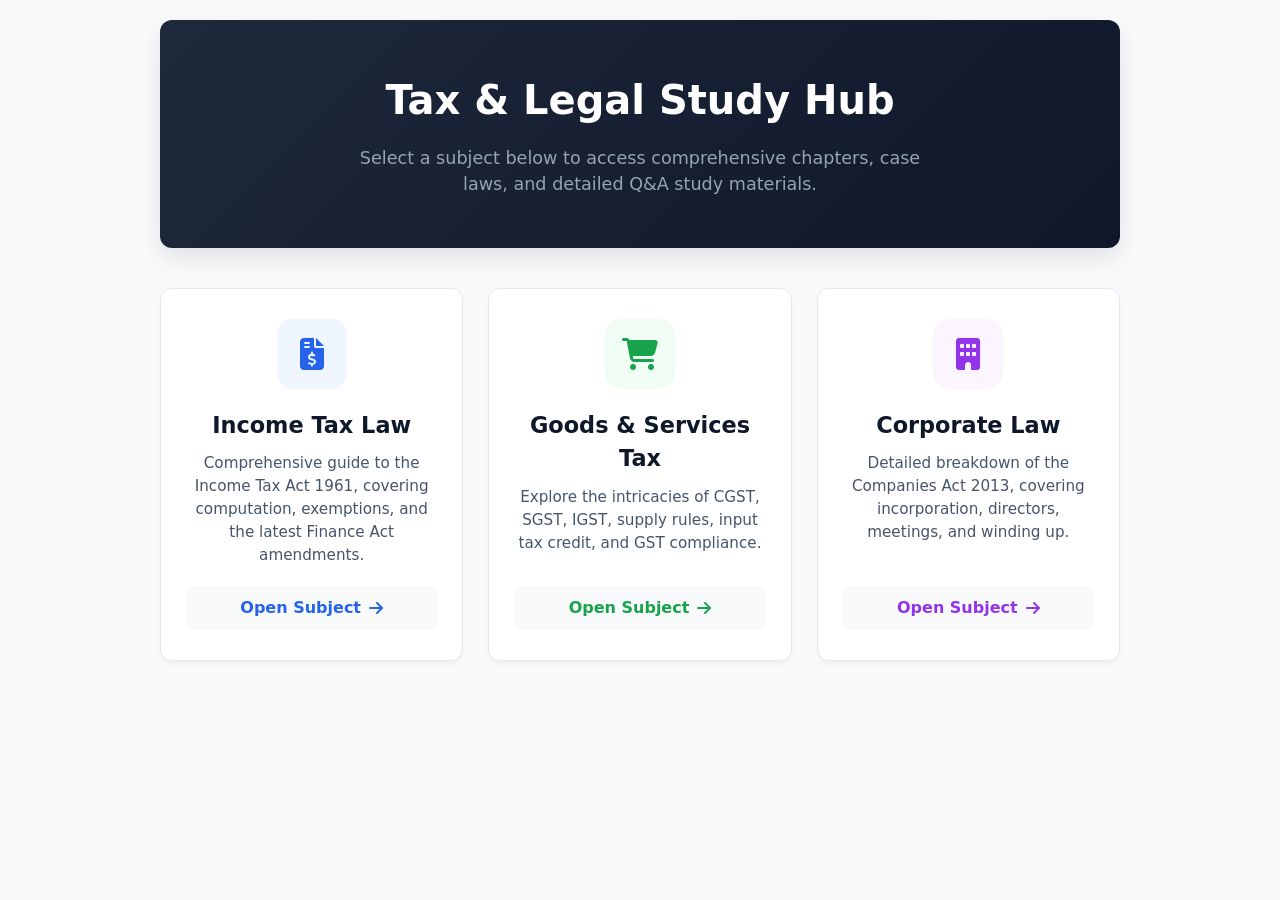
<file: index.html>
<!DOCTYPE html>
<html lang="en">

<head>
    <meta charset="UTF-8">
    <meta name="viewport" content="width=device-width, initial-scale=1.0">
    <title>Master Study Portal</title>
    <link rel="stylesheet" href="https://cdnjs.cloudflare.com/ajax/libs/font-awesome/6.4.0/css/all.min.css">
    <style>
        :root {
            --bg-color: #f8fafc;
            --text-dark: #0f172a;
            --text-light: #475569;
            --border: #e2e8f0;
            --card-bg: #ffffff;
        }

        * {
            box-sizing: border-box;
            margin: 0;
            padding: 0;
            font-family: 'Inter', system-ui, sans-serif;
            -webkit-tap-highlight-color: transparent;
        }

        body {
            background-color: var(--bg-color);
            color: var(--text-dark);
            line-height: 1.5;
        }

        .app-container {
            max-width: 1000px;
            margin: 0 auto;
            padding: 20px;
        }

        /* Master Header Section */
        .master-header {
            text-align: center;
            padding: 50px 20px;
            background: linear-gradient(135deg, #1e293b, #0f172a);
            color: white;
            border-radius: 12px;
            box-shadow: 0 10px 25px rgba(0, 0, 0, 0.1);
            margin-bottom: 40px;
        }

        .master-header h1 {
            font-size: 2.5rem;
            margin-bottom: 15px;
            font-weight: 700;
        }

        .master-header p {
            color: #94a3b8;
            font-size: 1.1rem;
            max-width: 600px;
            margin: 0 auto;
        }

        /* Grid Layout for Subjects */
        .subject-grid {
            display: grid;
            grid-template-columns: repeat(auto-fill, minmax(300px, 1fr));
            gap: 25px;
        }

        /* Subject Cards */
        .subject-card {
            background: var(--card-bg);
            border: 1px solid var(--border);
            border-radius: 12px;
            padding: 30px 25px;
            cursor: pointer;
            transition: all 0.3s ease;
            display: flex;
            flex-direction: column;
            align-items: center;
            text-align: center;
            box-shadow: 0 4px 6px -1px rgba(0, 0, 0, 0.05);
            text-decoration: none;
            color: inherit;
        }

        .subject-card:hover {
            transform: translateY(-5px);
            box-shadow: 0 20px 25px -5px rgba(0, 0, 0, 0.1), 0 10px 10px -5px rgba(0, 0, 0, 0.04);
        }

        .icon-wrapper {
            width: 70px;
            height: 70px;
            border-radius: 16px;
            display: flex;
            align-items: center;
            justify-content: center;
            font-size: 2rem;
            margin-bottom: 20px;
            transition: transform 0.3s;
        }

        .subject-card:hover .icon-wrapper {
            transform: scale(1.1);
        }

        .subject-title {
            font-size: 1.4rem;
            font-weight: 700;
            margin-bottom: 10px;
            color: var(--text-dark);
        }

        .subject-desc {
            font-size: 0.95rem;
            color: var(--text-light);
            margin-bottom: 20px;
            flex-grow: 1;
        }

        .enter-btn {
            font-weight: 600;
            font-size: 1rem;
            display: flex;
            align-items: center;
            gap: 8px;
            padding: 10px 20px;
            border-radius: 8px;
            background: #f8fafc;
            width: 100%;
            justify-content: center;
            transition: background 0.2s;
        }

        /* Theme Colors for Specific Subjects */
        .theme-blue .icon-wrapper {
            background: #eff6ff;
            color: #2563eb;
        }

        .theme-blue .enter-btn {
            color: #2563eb;
        }

        .theme-blue:hover {
            border-color: #2563eb;
        }

        .theme-blue:hover .enter-btn {
            background: #eff6ff;
        }

        .theme-green .icon-wrapper {
            background: #f0fdf4;
            color: #16a34a;
        }

        .theme-green .enter-btn {
            color: #16a34a;
        }

        .theme-green:hover {
            border-color: #16a34a;
        }

        .theme-green:hover .enter-btn {
            background: #f0fdf4;
        }

        .theme-purple .icon-wrapper {
            background: #faf5ff;
            color: #9333ea;
        }

        .theme-purple .enter-btn {
            color: #9333ea;
        }

        .theme-purple:hover {
            border-color: #9333ea;
        }

        .theme-purple:hover .enter-btn {
            background: #faf5ff;
        }

        /* Mobile adjustments */
        @media (max-width: 600px) {
            .master-header {
                padding: 40px 15px;
            }

            .master-header h1 {
                font-size: 2rem;
            }

            .subject-grid {
                grid-template-columns: 1fr;
            }
        }
    </style>
</head>

<body>

    <div class="app-container">
        <header class="master-header">
            <h1>Tax & Legal Study Hub</h1>
            <p>Select a subject below to access comprehensive chapters, case laws, and detailed Q&A study materials.</p>
        </header>

        <main class="subject-grid">

            <a href="IncomeTax/index.html" class="subject-card theme-blue">
                <div class="icon-wrapper">
                    <i class="fas fa-file-invoice-dollar"></i>
                </div>
                <h2 class="subject-title">Income Tax Law</h2>
                <p class="subject-desc">Comprehensive guide to the Income Tax Act 1961, covering computation,
                    exemptions, and the latest Finance Act amendments.</p>
                <div class="enter-btn">
                    Open Subject <i class="fas fa-arrow-right"></i>
                </div>
            </a>

            <a href="gst_chapters.html" class="subject-card theme-green">
                <div class="icon-wrapper">
                    <i class="fas fa-shopping-cart"></i>
                </div>
                <h2 class="subject-title">Goods & Services Tax</h2>
                <p class="subject-desc">Explore the intricacies of CGST, SGST, IGST, supply rules, input tax credit, and
                    GST compliance.</p>
                <div class="enter-btn">
                    Open Subject <i class="fas fa-arrow-right"></i>
                </div>
            </a>

            <a href="corporate_law_chapters.html" class="subject-card theme-purple">
                <div class="icon-wrapper">
                    <i class="fas fa-building"></i>
                </div>
                <h2 class="subject-title">Corporate Law</h2>
                <p class="subject-desc">Detailed breakdown of the Companies Act 2013, covering incorporation, directors,
                    meetings, and winding up.</p>
                <div class="enter-btn">
                    Open Subject <i class="fas fa-arrow-right"></i>
                </div>
            </a>

        </main>
    </div>

</body>

</html>
</file>
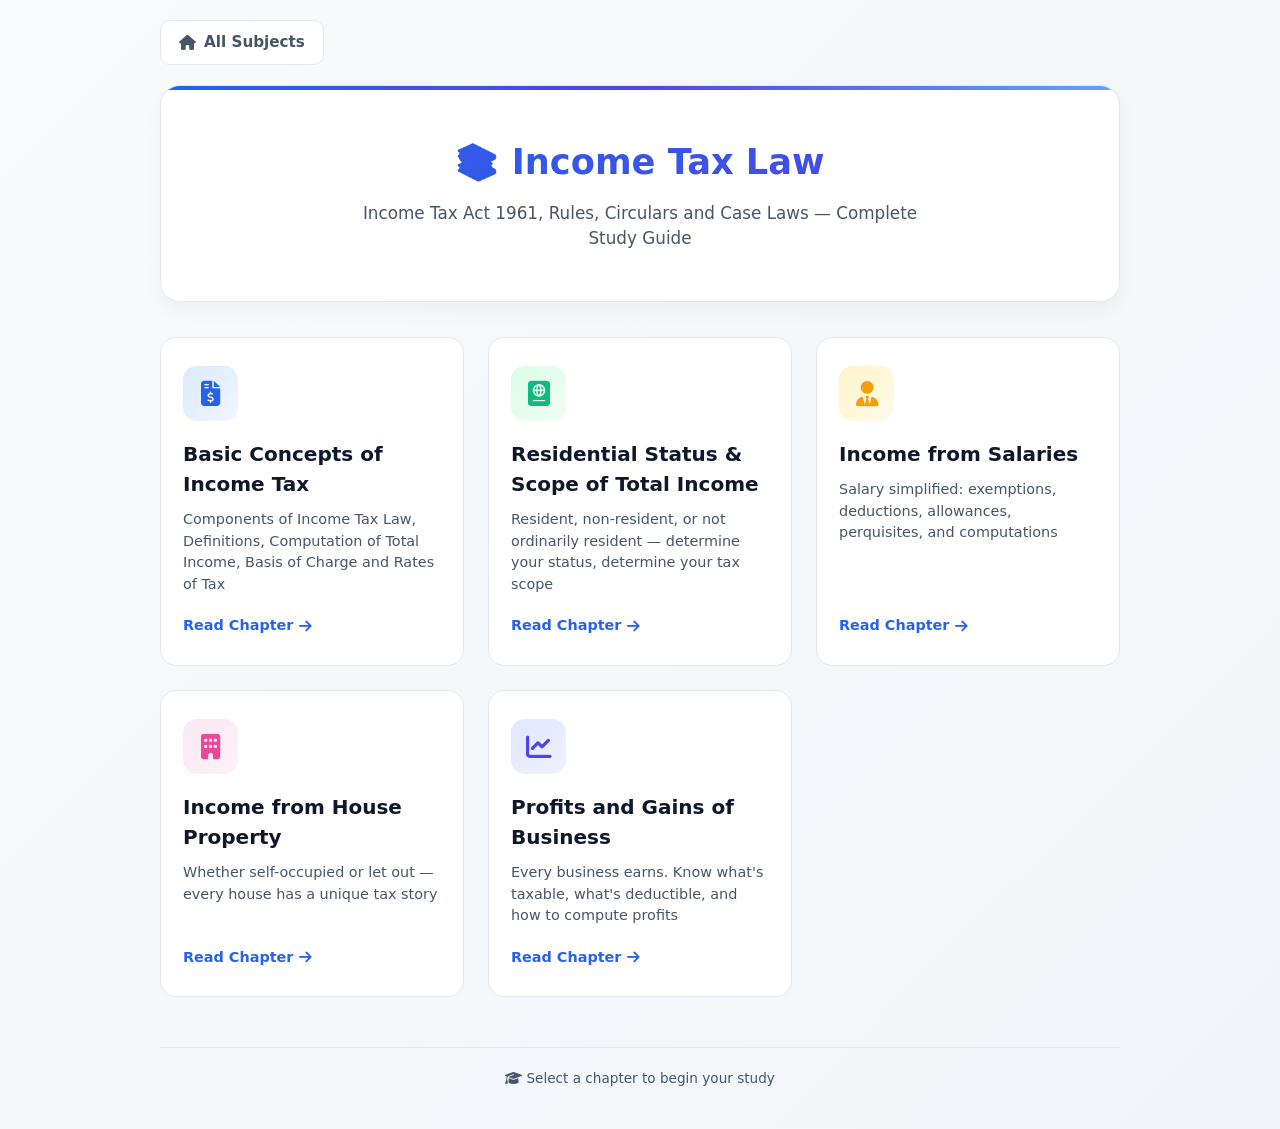
<file: IncomeTax/index.html>
<!DOCTYPE html>
<html lang="en">

<head>
    <meta charset="UTF-8">
    <meta name="viewport" content="width=device-width, initial-scale=1.0">
    <title>Income Tax Law - Chapter Explorer</title>
    <link rel="stylesheet" href="https://cdnjs.cloudflare.com/ajax/libs/font-awesome/6.4.0/css/all.min.css">
    <style>
        /* Modern, clean theme matching the accordion UI */
        :root {
            --primary: #2563eb;
            --primary-hover: #1d4ed8;
            --primary-light: #60a5fa;
            --bg-color: #f8fafc;
            --text-dark: #0f172a;
            --text-light: #475569;
            --border: #e2e8f0;
            --card-bg: #ffffff;
        }

        * {
            box-sizing: border-box;
            margin: 0;
            padding: 0;
            font-family: 'Inter', system-ui, sans-serif;
            -webkit-tap-highlight-color: transparent;
        }

        body {
            background: linear-gradient(135deg, var(--bg-color) 0%, #f1f5f9 100%);
            color: var(--text-dark);
            line-height: 1.5;
            min-height: 100vh;
        }

        .app-container {
            max-width: 1000px;
            margin: 0 auto;
            padding: 20px;
        }

        /* Master Home Button */
        .master-home-btn {
            display: inline-flex;
            align-items: center;
            gap: 8px;
            color: var(--text-light);
            text-decoration: none;
            font-weight: 600;
            font-size: 0.95rem;
            margin-bottom: 20px;
            padding: 10px 18px;
            border-radius: 10px;
            background-color: var(--card-bg);
            border: 1px solid var(--border);
            transition: all 0.25s ease;
        }

        .master-home-btn:hover {
            color: var(--primary);
            border-color: var(--primary);
            transform: translateY(-2px);
            box-shadow: 0 6px 12px rgba(37, 99, 235, 0.1);
        }

        /* Header Section */
        .app-header {
            text-align: center;
            padding: 50px 30px;
            background: var(--card-bg);
            border-radius: 20px;
            box-shadow: 0 8px 20px rgba(0, 0, 0, 0.04);
            margin-bottom: 35px;
            border: 1px solid var(--border);
            position: relative;
            overflow: hidden;
        }

        .app-header::before {
            content: '';
            position: absolute;
            top: 0;
            left: 0;
            right: 0;
            height: 4px;
            background: linear-gradient(90deg, var(--primary), #4f46e5, var(--primary-light));
        }

        .app-header h1 {
            font-size: 2.2rem;
            background: linear-gradient(135deg, var(--primary), #4f46e5);
            background-clip: text;
            -webkit-background-clip: text;
            -webkit-text-fill-color: transparent;
            margin-bottom: 12px;
        }

        .app-header p {
            color: var(--text-light);
            font-size: 1.05rem;
            max-width: 600px;
            margin: 0 auto;
        }

        /* Grid Layout for Chapters */
        .chapter-grid {
            display: grid;
            grid-template-columns: repeat(auto-fill, minmax(300px, 1fr));
            gap: 24px;
        }

        /* Chapter Cards */
        .chapter-card {
            background: var(--card-bg);
            border: 1px solid var(--border);
            border-radius: 16px;
            padding: 28px 22px;
            cursor: pointer;
            transition: all 0.3s ease;
            display: flex;
            flex-direction: column;
            align-items: flex-start;
            text-decoration: none;
            color: inherit;
            position: relative;
            overflow: hidden;
        }

        .chapter-card::before {
            content: '';
            position: absolute;
            top: 0;
            left: 0;
            right: 0;
            height: 3px;
            background: linear-gradient(90deg, var(--primary), var(--primary-light));
            opacity: 0;
            transition: opacity 0.3s ease;
        }

        .chapter-card:hover::before {
            opacity: 1;
        }

        .chapter-card:hover {
            transform: translateY(-5px);
            box-shadow: 0 15px 30px rgba(0, 0, 0, 0.1);
            border-color: var(--primary-light);
        }

        /* Unique icon colors for each chapter */
        .chapter-card:nth-child(1) .icon-wrapper { background: linear-gradient(135deg, #dbeafe, #eff6ff); color: #2563eb; }
        .chapter-card:nth-child(2) .icon-wrapper { background: linear-gradient(135deg, #dcfce7, #f0fdf4); color: #10b981; }
        .chapter-card:nth-child(3) .icon-wrapper { background: linear-gradient(135deg, #fef3c7, #fffbeb); color: #f59e0b; }
        .chapter-card:nth-child(4) .icon-wrapper { background: linear-gradient(135deg, #fce7f3, #fdf2f8); color: #ec4899; }
        .chapter-card:nth-child(5) .icon-wrapper { background: linear-gradient(135deg, #e0e7ff, #eef2ff); color: #4f46e5; }

        .icon-wrapper {
            width: 55px;
            height: 55px;
            border-radius: 14px;
            display: flex;
            align-items: center;
            justify-content: center;
            font-size: 1.6rem;
            margin-bottom: 18px;
            transition: transform 0.2s ease;
        }

        .chapter-card:hover .icon-wrapper {
            transform: scale(1.05);
        }

        .chapter-title {
            font-size: 1.25rem;
            font-weight: 700;
            margin-bottom: 10px;
            color: var(--text-dark);
        }

        .chapter-desc {
            font-size: 0.9rem;
            color: var(--text-light);
            margin-bottom: 20px;
            flex-grow: 1;
            line-height: 1.5;
        }

        .read-btn {
            color: var(--primary);
            font-weight: 600;
            font-size: 0.9rem;
            display: flex;
            align-items: center;
            gap: 6px;
            transition: gap 0.2s ease;
        }

        .chapter-card:hover .read-btn {
            gap: 10px;
        }

        .read-btn i {
            transition: transform 0.2s ease;
        }

        .chapter-card:hover .read-btn i {
            transform: translateX(4px);
        }

        /* Footer */
        .footer-note {
            text-align: center;
            margin-top: 50px;
            padding: 20px;
            color: var(--text-light);
            font-size: 0.85rem;
            border-top: 1px solid var(--border);
        }

        /* Mobile adjustments */
        @media (max-width: 640px) {
            .app-container {
                padding: 15px;
            }

            .app-header {
                padding: 35px 20px;
            }

            .app-header h1 {
                font-size: 1.6rem;
            }

            .chapter-grid {
                grid-template-columns: 1fr;
                gap: 16px;
            }

            .chapter-card {
                padding: 22px 18px;
            }
        }
    </style>
</head>

<body>

    <div class="app-container">

        <a href="../index.html" class="master-home-btn">
            <i class="fas fa-home"></i> All Subjects
        </a>

        <header class="app-header">
            <h1>📚 Income Tax Law</h1>
            <p>Income Tax Act 1961, Rules, Circulars and Case Laws — Complete Study Guide</p>
        </header>

        <main class="chapter-grid" id="chapter-grid">
        </main>

        <div class="footer-note">
            <i class="fas fa-graduation-cap"></i> Select a chapter to begin your study
        </div>
    </div>

    <script>
        // Define chapters with enhanced descriptions
        const chaptersData = [
            {
                id: '01',
                name: 'Basic Concepts of Income Tax',
                description: 'Components of Income Tax Law, Definitions, Computation of Total Income, Basis of Charge and Rates of Tax',
                icon: 'fas fa-file-invoice-dollar'
            },
            {
                id: '02',
                name: 'Residential Status & Scope of Total Income',
                description: 'Resident, non-resident, or not ordinarily resident — determine your status, determine your tax scope',
                icon: 'fas fa-passport'
            },
            {
                id: '03',
                name: 'Income from Salaries',
                description: 'Salary simplified: exemptions, deductions, allowances, perquisites, and computations',
                icon: 'fas fa-user-tie'
            },
            {
                id: '04',
                name: 'Income from House Property',
                description: 'Whether self-occupied or let out — every house has a unique tax story',
                icon: 'fas fa-building'
            },
            {
                id: '05',
                name: 'Profits and Gains of Business',
                description: 'Every business earns. Know what\'s taxable, what\'s deductible, and how to compute profits',
                icon: 'fas fa-chart-line'
            }
        ];

        // Function to render the cards
        function renderChapters() {
            const grid = document.getElementById('chapter-grid');
            let html = '';

            chaptersData.forEach(chapter => {
                html += `
                    <a href="accordion_template.html?chap=${chapter.id}" class="chapter-card">
                        <div class="icon-wrapper">
                            <i class="${chapter.icon}"></i>
                        </div>
                        <h2 class="chapter-title">${chapter.name}</h2>
                        <p class="chapter-desc">${chapter.description}</p>
                        <div class="read-btn">
                            Read Chapter <i class="fas fa-arrow-right"></i>
                        </div>
                    </a>
                `;
            });

            grid.innerHTML = html;
        }

        // Run on load
        document.addEventListener('DOMContentLoaded', renderChapters);
    </script>
</body>

</html>
</file>
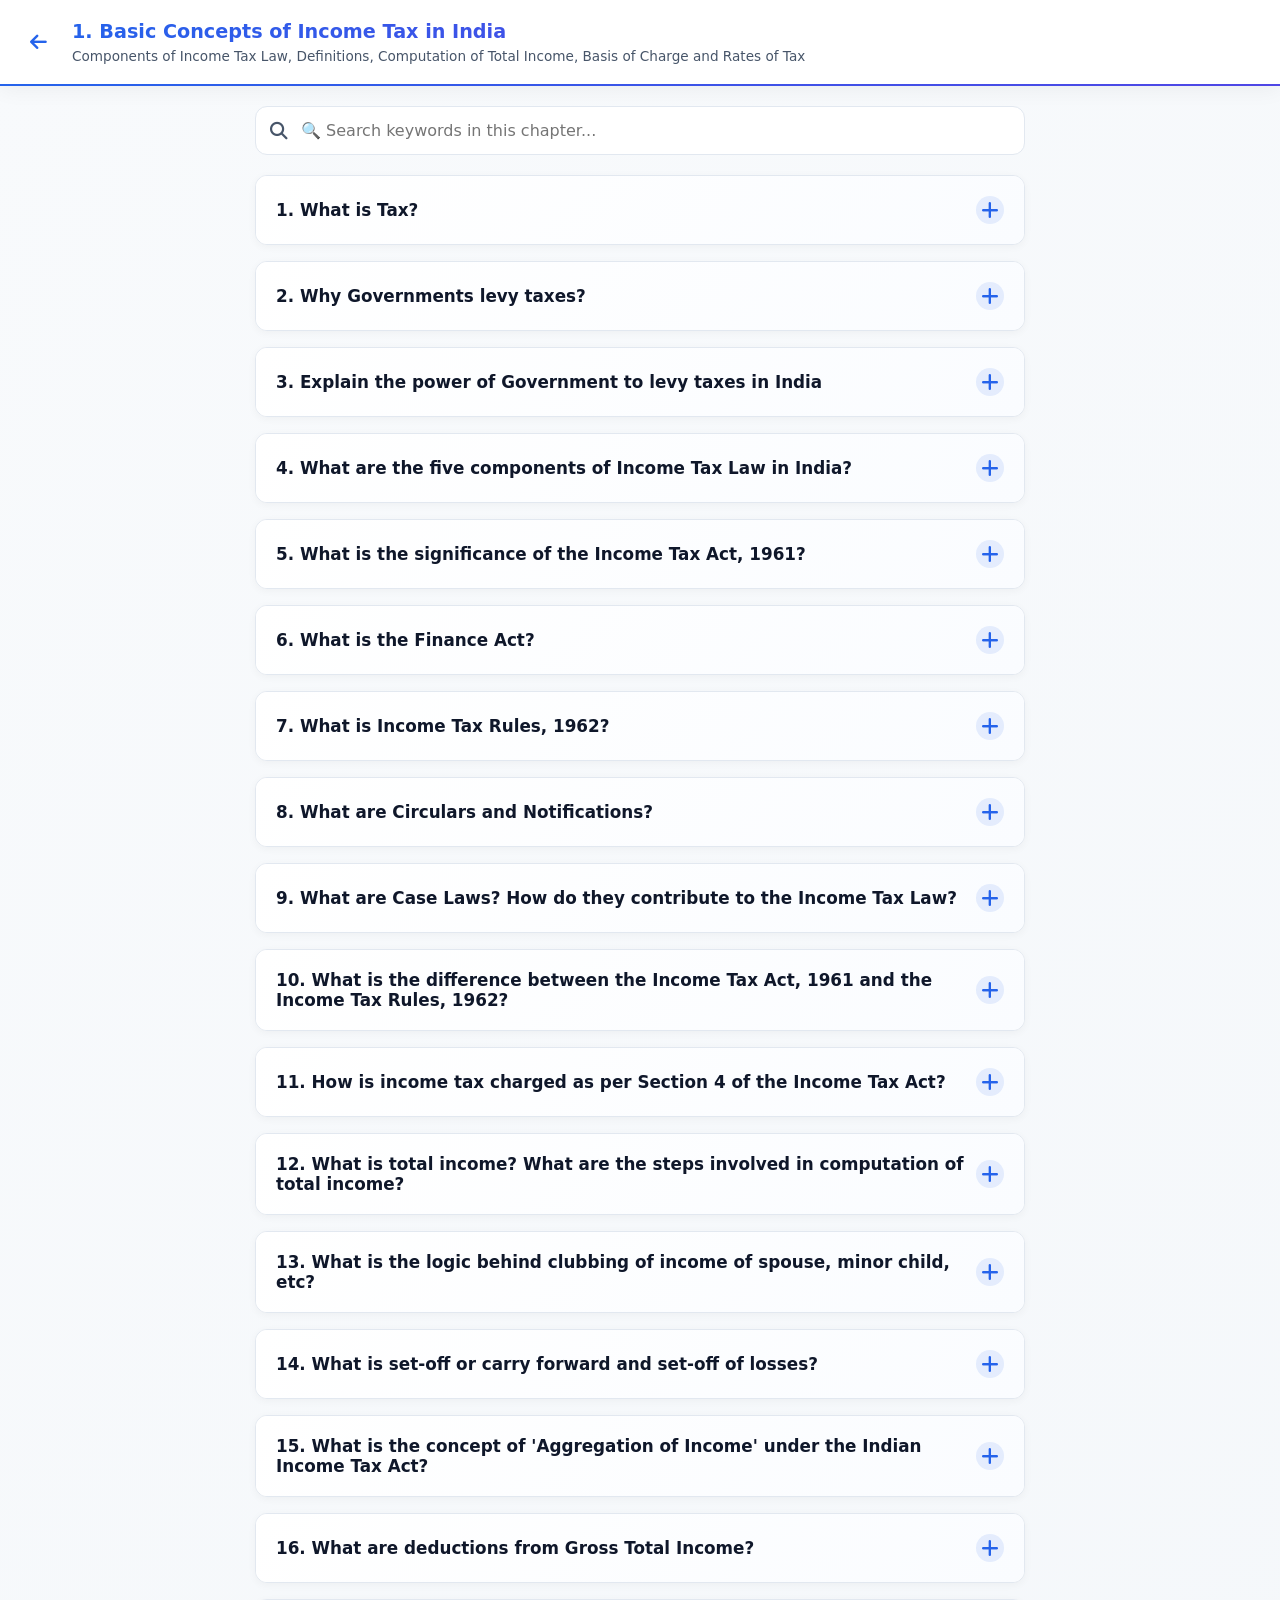
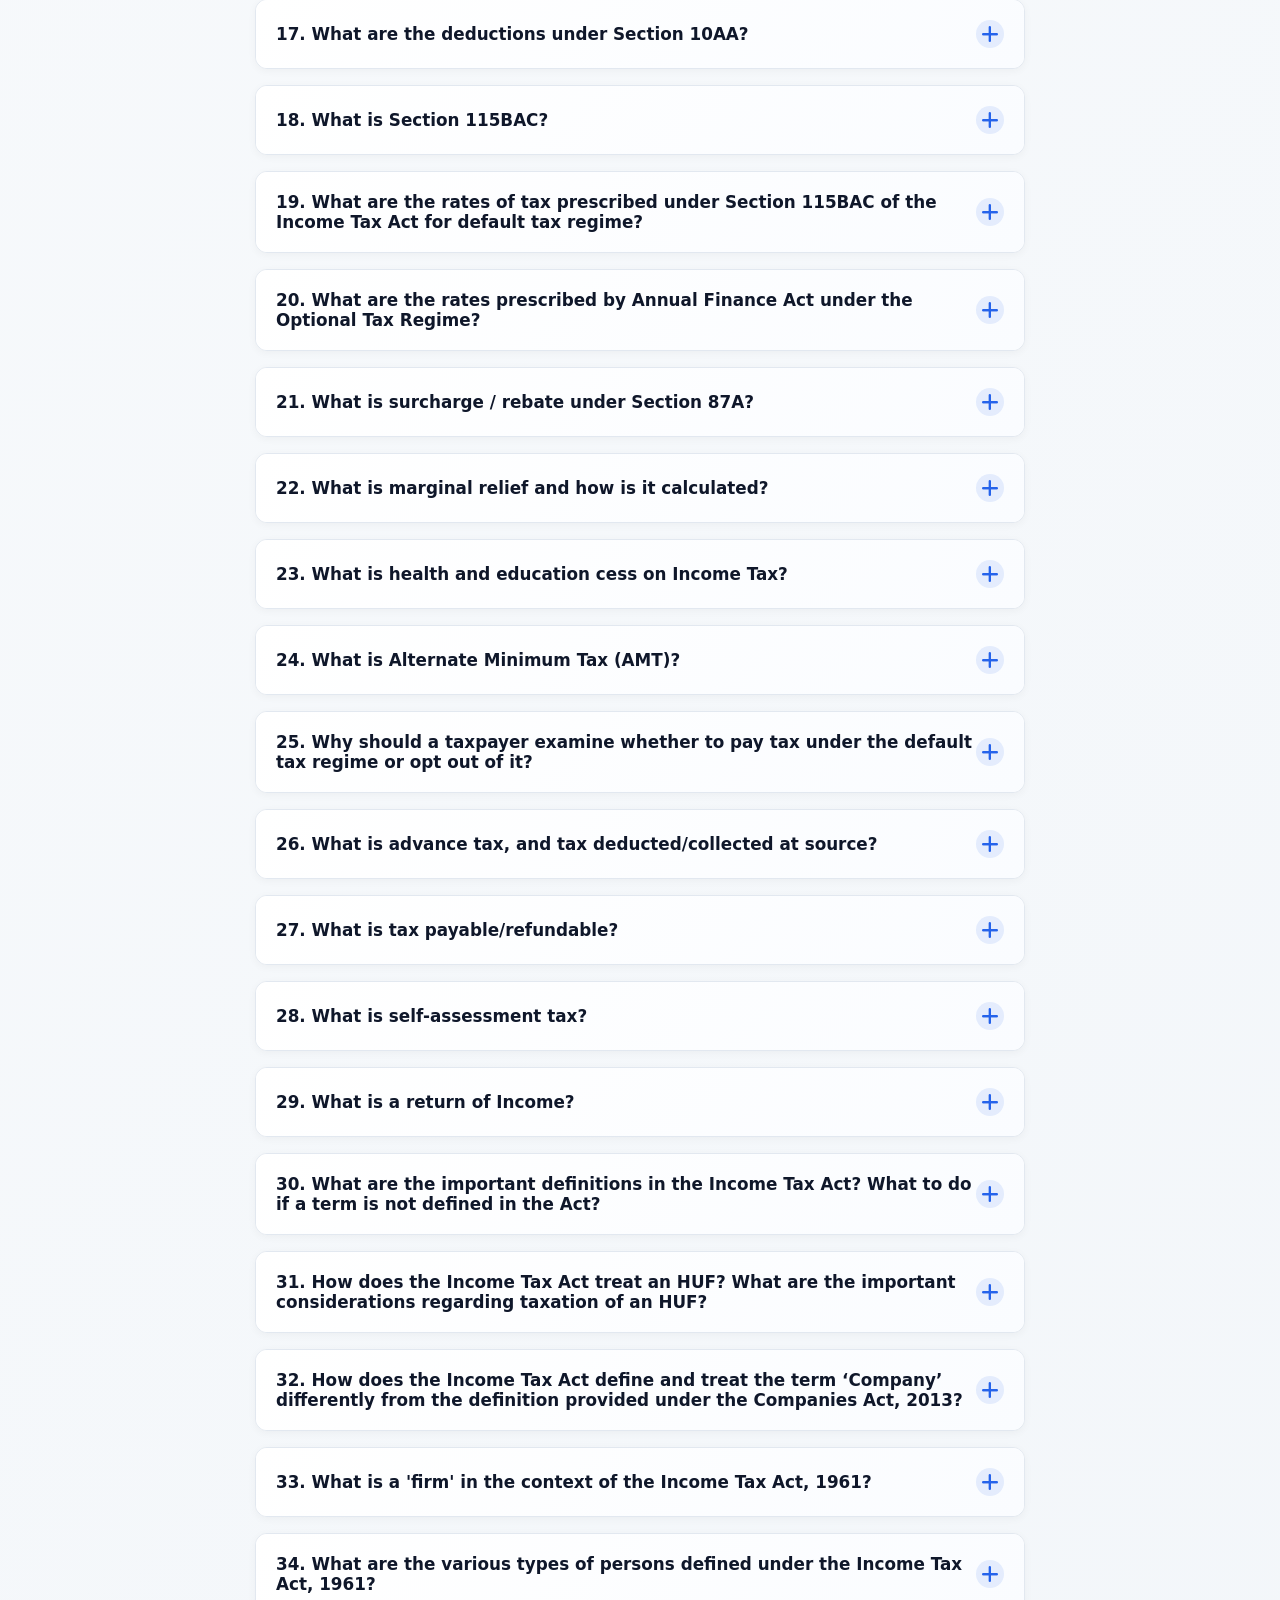
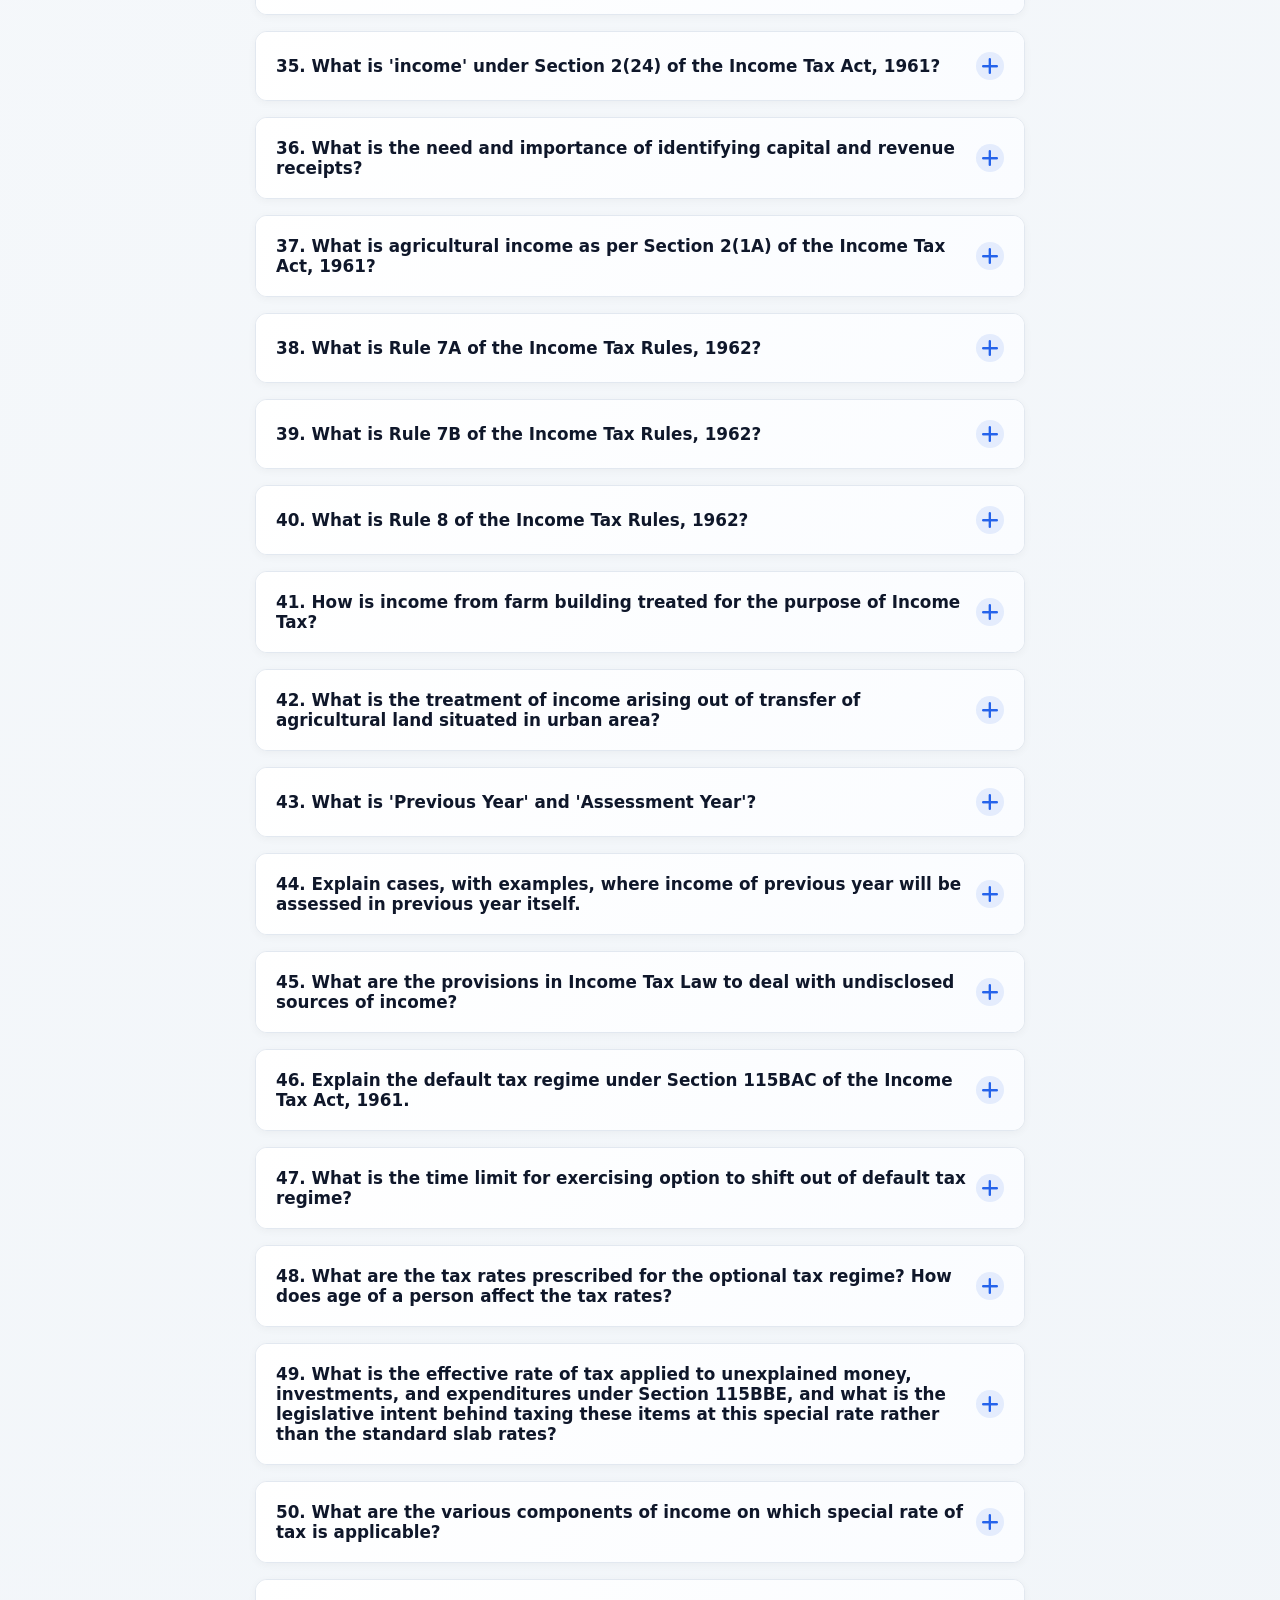
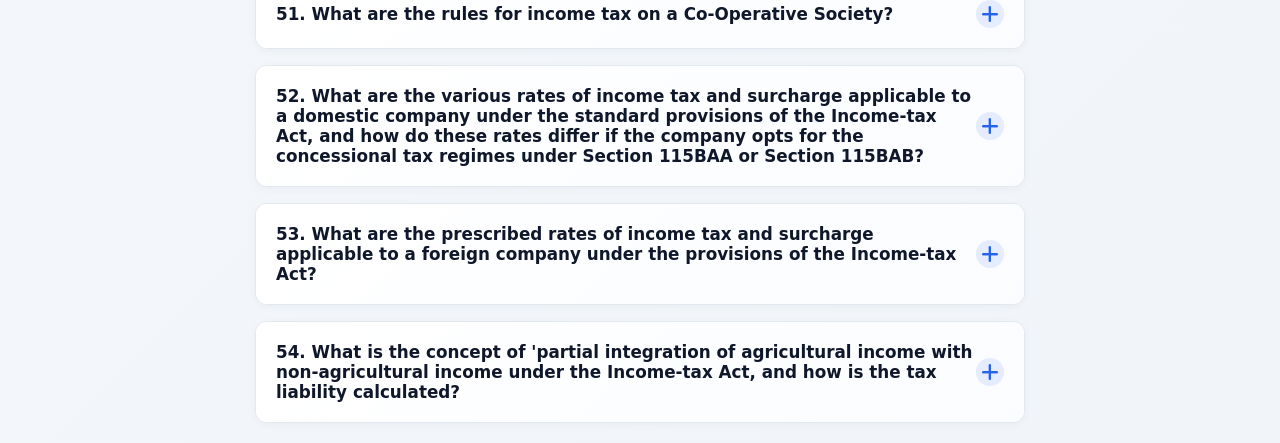
<file: IncomeTax/accordion_template.html>
<!DOCTYPE html>
<html lang="en">

<head>
    <meta charset="UTF-8">
    <meta name="viewport" content="width=device-width, initial-scale=1.0">
    <title>Subject Viewer</title>
    <link rel="stylesheet" href="accordion_style.css">
    <link rel="stylesheet" href="https://cdnjs.cloudflare.com/ajax/libs/font-awesome/6.4.0/css/all.min.css">
    <style>
        /* Additional inline styles for dynamic coloring */
        .accordion-btn.active .icon {
            background: var(--primary);
            color: white;
        }
        
        .accordion-btn .icon {
            transition: all 0.3s cubic-bezier(0.4, 0, 0.2, 1);
        }
        
        .accordion-panel .panel-content {
            animation: fadeSlideIn 0.3s ease-out;
        }
        
        @keyframes fadeSlideIn {
            from {
                opacity: 0;
                transform: translateY(-10px);
            }
            to {
                opacity: 1;
                transform: translateY(0);
            }
        }
        
        /* Loading state styling */
        #accordion-container:empty::before {
            content: "📚 Loading chapter content...";
            display: block;
            text-align: center;
            padding: 60px 20px;
            color: var(--text-light);
            font-size: 1rem;
        }
    </style>
</head>

<body>

    <div class="app-container">
        <header class="top-bar">
            <a href="index.html" class="back-btn"><i class="fas fa-arrow-left"></i></a>
            <div class="header-titles">
                <h1 id="chapter-title">Loading...</h1>
                <p id="chapter-info">Please wait...</p>
            </div>
        </header>

        <div class="search-container">
            <i class="fas fa-search search-icon"></i>
            <input type="text" id="search-input" placeholder="🔍 Search keywords in this chapter...">
        </div>

        <main class="accordion-container" id="accordion-container">
            <!-- Loading indicator will appear here via CSS -->
        </main>
    </div>

    <script>
        // Get chapter from URL (e.g., accordion_template.html?chap=01)
        const urlParams = new URLSearchParams(window.location.search);
        const chapterID = urlParams.get('chap') || '01';

        // Dynamically load the correct data file
        const script = document.createElement('script');
        script.src = 'data_chap_' + chapterID + '.js';

        // Success: Load the logic
        script.onload = function () {
            const logicScript = document.createElement('script');
            logicScript.src = 'accordion_logic.js';
            document.body.appendChild(logicScript);
        };

        // Error: Handle missing files gracefully
        script.onerror = function () {
            document.getElementById('chapter-title').textContent = "📖 Chapter Not Found";
            document.getElementById('chapter-info').textContent = "The requested data file could not be loaded.";
            document.getElementById('accordion-container').innerHTML = `
                <div style="background: white; border-radius: 12px; padding: 60px 20px; text-align: center; border: 1px solid var(--border);">
                    <i class="fas fa-book-open" style="font-size: 48px; color: var(--primary); margin-bottom: 20px; display: block;"></i>
                    <h3 style="margin-bottom: 10px;">Chapter Not Available</h3>
                    <p style="color: var(--text-light); margin-bottom: 20px;">The chapter you're looking for doesn't exist yet.</p>
                    <a href="index.html" style="color: var(--primary); text-decoration: none; font-weight: 600;">← Back to Chapters</a>
                </div>
            `;
            document.querySelector('.search-container').style.display = 'none';
        };

        document.head.appendChild(script);
    </script>
</body>

</html>
</file>
<file: IncomeTax/accordion_style.css>
/* accordion_style.css */
:root {
    --primary: #2563eb;
    --primary-dark: #1d4ed8;
    --primary-light: #60a5fa;
    --bg-color: #f8fafc;
    --text-dark: #0f172a;
    --text-light: #475569;
    --border: #e2e8f0;
    --gradient-start: #2563eb;
    --gradient-end: #4f46e5;
    --success: #10b981;
    --warning: #f59e0b;
}

* {
    box-sizing: border-box;
    margin: 0;
    padding: 0;
    font-family: 'Inter', system-ui, sans-serif;
    -webkit-tap-highlight-color: transparent;
}

body {
    background: linear-gradient(135deg, var(--bg-color) 0%, #f1f5f9 100%);
    color: var(--text-dark);
    min-height: 100vh;
}

.top-bar {
    background: rgba(255, 255, 255, 0.95);
    backdrop-filter: blur(10px);
    padding: 20px;
    display: flex;
    align-items: center;
    gap: 15px;
    box-shadow: 0 4px 20px rgba(0, 0, 0, 0.05);
    position: sticky;
    top: 0;
    z-index: 100;
    border-bottom: 2px solid transparent;
    border-image: linear-gradient(90deg, var(--primary), var(--gradient-end));
    border-image-slice: 1;
}

.back-btn {
    color: var(--primary);
    font-size: 1.2rem;
    text-decoration: none;
    padding: 10px;
    transition: all 0.2s ease;
    border-radius: 8px;
}

.back-btn:hover {
    background: rgba(37, 99, 235, 0.1);
    transform: translateX(-3px);
}

.header-titles h1 {
    font-size: 1.2rem;
    margin-bottom: 5px;
    background: linear-gradient(135deg, var(--primary), var(--gradient-end));
    background-clip: text;
    -webkit-background-clip: text;
    -webkit-text-fill-color: transparent;
}

.header-titles p {
    font-size: 0.85rem;
    color: var(--text-light);
}

.accordion-container {
    max-width: 800px;
    margin: 20px auto;
    padding: 0 15px;
}

.accordion-item {
    background: white;
    border-radius: 12px;
    margin-bottom: 16px;
    box-shadow: 0 2px 8px rgba(0, 0, 0, 0.04);
    border: 1px solid var(--border);
    overflow: hidden;
    transition: all 0.2s ease;
}

.accordion-item:hover {
    box-shadow: 0 4px 12px rgba(0, 0, 0, 0.08);
    border-color: var(--primary-light);
}

/* The clickable question button */
.accordion-btn {
    width: 100%;
    text-align: left;
    background: linear-gradient(135deg, white 0%, #fafcff 100%);
    border: none;
    padding: 20px;
    font-size: 1.05rem;
    font-weight: 600;
    color: var(--text-dark);
    cursor: pointer;
    display: flex;
    justify-content: space-between;
    align-items: center;
    transition: all 0.25s ease;
}

.accordion-btn:hover {
    background: linear-gradient(135deg, #f8fafc 0%, #f1f5f9 100%);
}

.accordion-btn.active {
    background: linear-gradient(135deg, #eff6ff 0%, #e0e7ff 100%);
    color: var(--primary);
    border-bottom: 1px solid var(--border);
}

/* The Plus/Minus icon */
.icon {
    font-size: 1.2rem;
    color: var(--primary);
    transition: all 0.3s ease;
    background: rgba(37, 99, 235, 0.1);
    padding: 5px;
    border-radius: 50%;
    width: 28px;
    height: 28px;
    display: flex;
    align-items: center;
    justify-content: center;
}

.accordion-btn.active .icon {
    transform: rotate(45deg);
    background: var(--primary);
    color: white;
}

/* The hidden answer panel */
.accordion-panel {
    max-height: 0;
    overflow: hidden;
    transition: max-height 0.35s ease-out;
    background: linear-gradient(135deg, #fafcff 0%, #ffffff 100%);
}

.accordion-panel .panel-content {
    border-left: 3px solid var(--primary);
}

.panel-content {
    padding: 20px;
    line-height: 1.7;
    color: var(--text-light);
    font-size: 1rem;
}

.panel-content p, .panel-content li {
    color: #334155;
}

.panel-content strong {
    color: var(--primary-dark);
}

.panel-content ul, .panel-content ol {
    padding-left: 20px;
}

.panel-content li {
    margin-bottom: 8px;
}

.panel-content h3 {
    color: var(--primary);
    font-size: 1.1rem;
    margin: 15px 0 10px 0;
}

/* Search Bar Styles */
.search-container {
    max-width: 800px;
    margin: 20px auto 0;
    padding: 0 15px;
    position: relative;
}

#search-input {
    width: 100%;
    padding: 14px 20px 14px 45px;
    border: 1px solid var(--border);
    border-radius: 12px;
    font-size: 1rem;
    outline: none;
    background-color: white;
    transition: all 0.25s ease;
}

#search-input:focus {
    border-color: var(--primary);
    box-shadow: 0 0 0 4px rgba(37, 99, 235, 0.1);
}

.search-container .search-icon {
    position: absolute;
    left: 30px;
    top: 50%;
    transform: translateY(-50%);
    color: var(--text-light);
    font-size: 1.1rem;
    transition: color 0.2s ease;
}

.search-container:focus-within .search-icon {
    color: var(--primary);
}

/* Empty state styling */
.accordion-container > p {
    background: white;
    border-radius: 12px;
    padding: 40px 20px;
    text-align: center;
    color: var(--text-light);
    border: 1px dashed var(--border);
}

/* Scrollbar styling */
::-webkit-scrollbar {
    width: 8px;
}

::-webkit-scrollbar-track {
    background: var(--bg-color);
}

::-webkit-scrollbar-thumb {
    background: var(--border);
    border-radius: 4px;
}

::-webkit-scrollbar-thumb:hover {
    background: var(--primary-light);
}
</file>
